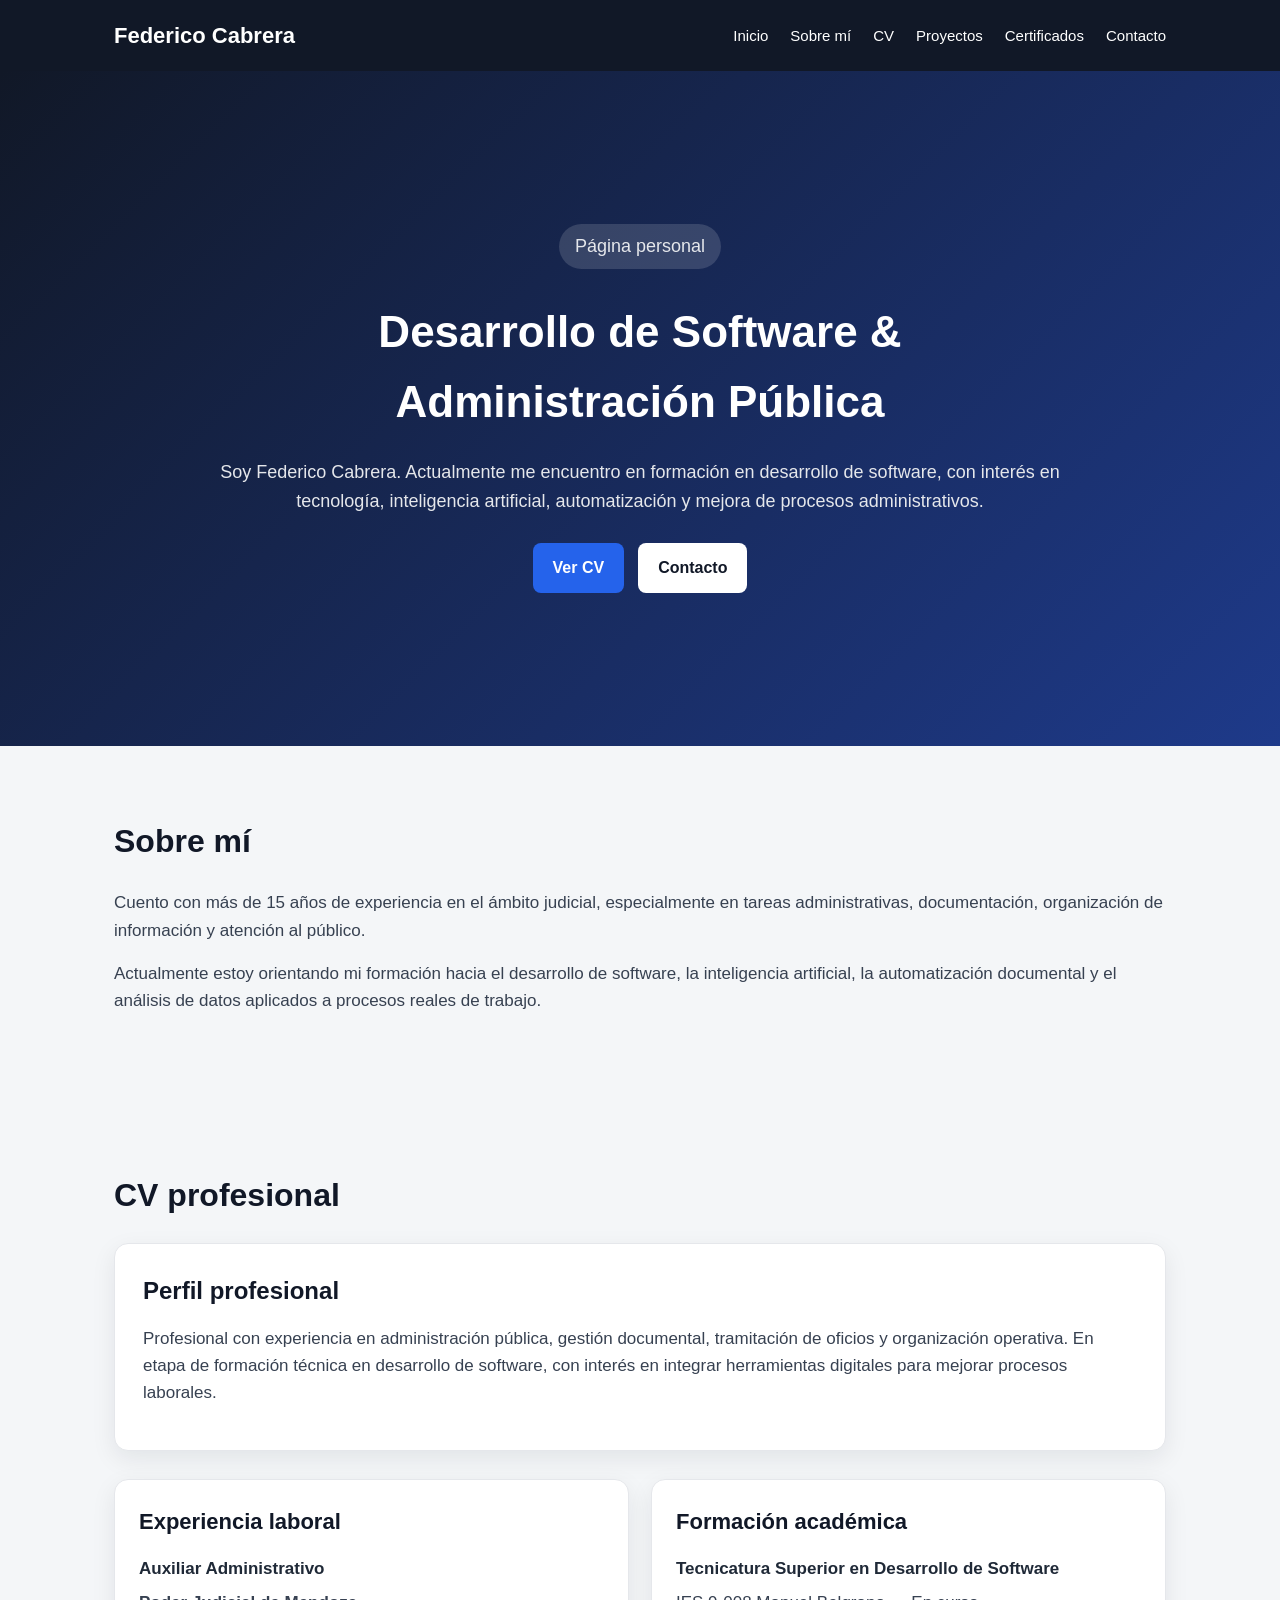
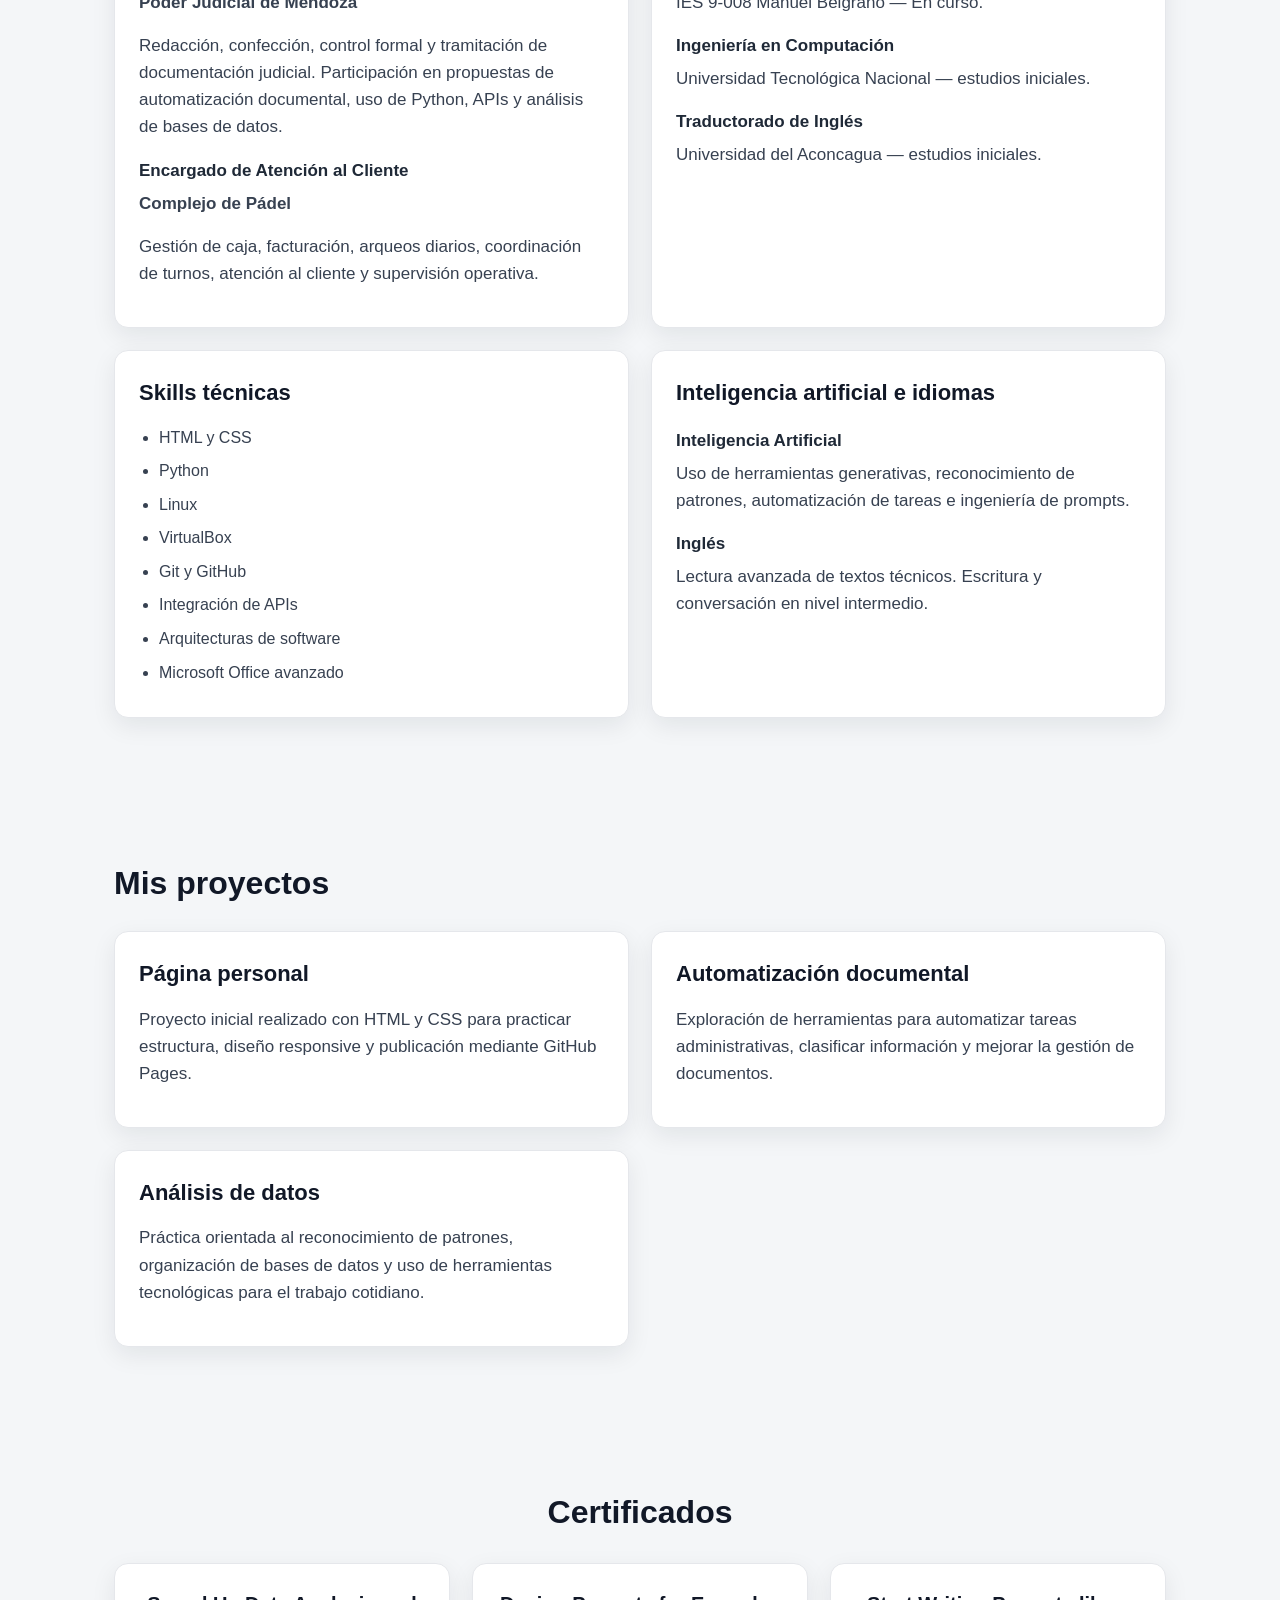
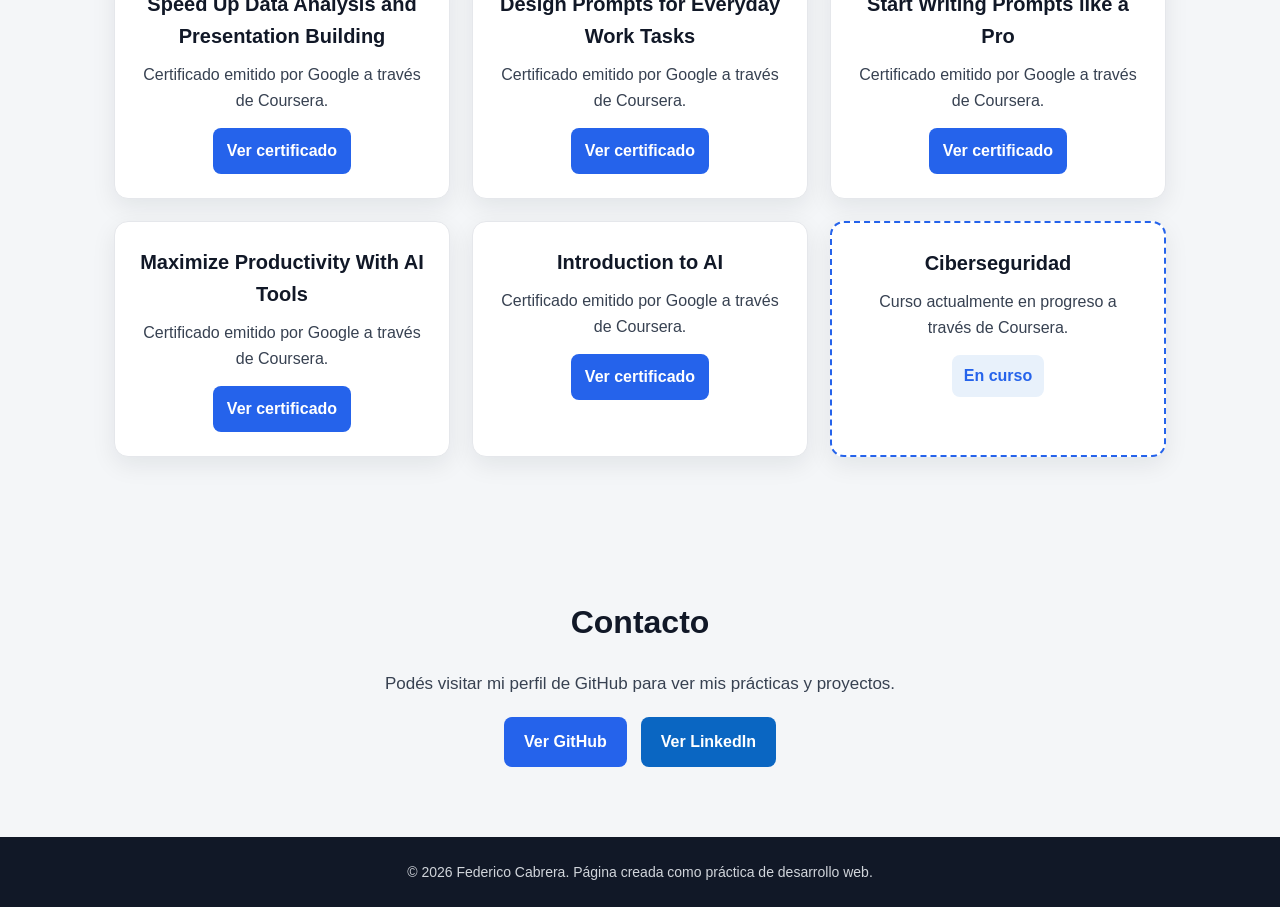
<file: index.html>
<!DOCTYPE html>
<html lang="es">
<head>
  <meta charset="UTF-8">
  <meta name="viewport" content="width=device-width, initial-scale=1.0">
  <title>Federico Cabrera | Página Personal</title>
  <link rel="stylesheet" href="css/style.css">
</head>

<body>

  <header class="header">
    <nav class="navbar">
      <h1>Federico Cabrera</h1>

      <ul class="nav-links">
        <li><a href="#inicio">Inicio</a></li>
        <li><a href="#sobre-mi">Sobre mí</a></li>
        <li><a href="#cv">CV</a></li>
        <li><a href="#proyectos">Proyectos</a></li>
        <li><a href="#certificados">Certificados</a></li>
        <li><a href="#contacto">Contacto</a></li>
      </ul>
    </nav>
  </header>

  <main>

    <section id="inicio" class="hero">
      <div class="hero-content">
        <p class="etiqueta">Página personal</p>

        <h2>Desarrollo de Software & Administración Pública</h2>

        <p>
          Soy Federico Cabrera. Actualmente me encuentro en formación en desarrollo de software,
          con interés en tecnología, inteligencia artificial, automatización y mejora de procesos administrativos.
        </p>

        <div class="botones">
          <a href="#cv" class="btn principal">Ver CV</a>
          <a href="#contacto" class="btn secundario">Contacto</a>
        </div>
      </div>
    </section>

    <section id="sobre-mi" class="section">
      <h2>Sobre mí</h2>

      <p>
        Cuento con más de 15 años de experiencia en el ámbito judicial, especialmente en tareas
        administrativas, documentación, organización de información y atención al público.
      </p>

      <p>
        Actualmente estoy orientando mi formación hacia el desarrollo de software, la inteligencia
        artificial, la automatización documental y el análisis de datos aplicados a procesos reales de trabajo.
      </p>
    </section>

    <section id="cv" class="section">
      <h2>CV profesional</h2>

      <div class="cv-box">
        <h3>Perfil profesional</h3>

        <p>
          Profesional con experiencia en administración pública, gestión documental, tramitación
          de oficios y organización operativa. En etapa de formación técnica en desarrollo de software,
          con interés en integrar herramientas digitales para mejorar procesos laborales.
        </p>
      </div>

      <div class="grid">

        <article class="card">
          <h3>Experiencia laboral</h3>

          <h4>Auxiliar Administrativo</h4>
          <p><strong>Poder Judicial de Mendoza</strong></p>
          <p>
            Redacción, confección, control formal y tramitación de documentación judicial.
            Participación en propuestas de automatización documental, uso de Python, APIs
            y análisis de bases de datos.
          </p>

          <h4>Encargado de Atención al Cliente</h4>
          <p><strong>Complejo de Pádel</strong></p>
          <p>
            Gestión de caja, facturación, arqueos diarios, coordinación de turnos,
            atención al cliente y supervisión operativa.
          </p>
        </article>

        <article class="card">
          <h3>Formación académica</h3>

          <h4>Tecnicatura Superior en Desarrollo de Software</h4>
          <p>IES 9-008 Manuel Belgrano — En curso.</p>

          <h4>Ingeniería en Computación</h4>
          <p>Universidad Tecnológica Nacional — estudios iniciales.</p>

          <h4>Traductorado de Inglés</h4>
          <p>Universidad del Aconcagua — estudios iniciales.</p>
        </article>

        <article class="card">
          <h3>Skills técnicas</h3>

          <ul>
            <li>HTML y CSS</li>
            <li>Python</li>
            <li>Linux</li>
            <li>VirtualBox</li>
            <li>Git y GitHub</li>
            <li>Integración de APIs</li>
            <li>Arquitecturas de software</li>
            <li>Microsoft Office avanzado</li>
          </ul>
        </article>

        <article class="card">
          <h3>Inteligencia artificial e idiomas</h3>

          <h4>Inteligencia Artificial</h4>
          <p>
            Uso de herramientas generativas, reconocimiento de patrones, automatización
            de tareas e ingeniería de prompts.
          </p>

          <h4>Inglés</h4>
          <p>
            Lectura avanzada de textos técnicos. Escritura y conversación en nivel intermedio.
          </p>
        </article>

      </div>
    </section>

    <section id="proyectos" class="section">
      <h2>Mis proyectos</h2>

      <div class="grid">

        <article class="card">
          <h3>Página personal</h3>
          <p>
            Proyecto inicial realizado con HTML y CSS para practicar estructura, diseño responsive
            y publicación mediante GitHub Pages.
          </p>
        </article>

        <article class="card">
          <h3>Automatización documental</h3>
          <p>
            Exploración de herramientas para automatizar tareas administrativas, clasificar información
            y mejorar la gestión de documentos.
          </p>
        </article>

        <article class="card">
          <h3>Análisis de datos</h3>
          <p>
            Práctica orientada al reconocimiento de patrones, organización de bases de datos
            y uso de herramientas tecnológicas para el trabajo cotidiano.
          </p>
        </article>

      </div>
    </section>

    <section id="certificados" class="section certificados">
  <h2>Certificados</h2>

  <div class="certificados-grid">

    <article class="certificado-card">
      <h3>Speed Up Data Analysis and Presentation Building</h3>
      <p>Certificado emitido por Google a través de Coursera.</p>
      <a href="https://coursera.org/share/5859185418ebef96998837e7f33672ca" target="_blank" rel="noopener noreferrer">
        Ver certificado
      </a>
    </article>

    <article class="certificado-card">
      <h3>Design Prompts for Everyday Work Tasks</h3>
      <p>Certificado emitido por Google a través de Coursera.</p>
      <a href="https://coursera.org/share/40ed6e9b95d8652e28a36bf1b5c11165" target="_blank" rel="noopener noreferrer">
        Ver certificado
      </a>
    </article>

    <article class="certificado-card">
      <h3>Start Writing Prompts like a Pro</h3>
      <p>Certificado emitido por Google a través de Coursera.</p>
      <a href="https://coursera.org/share/c1de0d1c5e31b8d0d8d03021dec097ff" target="_blank" rel="noopener noreferrer">
        Ver certificado
      </a>
    </article>

    <article class="certificado-card">
      <h3>Maximize Productivity With AI Tools</h3>
      <p>Certificado emitido por Google a través de Coursera.</p>
      <a href="https://coursera.org/share/ef1226a9d3da2a00d0646ff58f72a58b" target="_blank" rel="noopener noreferrer">
        Ver certificado
      </a>
    </article>

    <article class="certificado-card">
      <h3>Introduction to AI</h3>
      <p>Certificado emitido por Google a través de Coursera.</p>
      <a href="https://coursera.org/share/22dfbaccf2d8d72ddaaace19880a2c16" target="_blank" rel="noopener noreferrer">
        Ver certificado
      </a>
    </article>

    <article class="certificado-card en-curso">
      <h3>Ciberseguridad</h3>
      <p>Curso actualmente en progreso a través de Coursera.</p>
      <span>En curso</span>
    </article>

  </div>
</section>

    <section id="contacto" class="section contacto">
      <h2>Contacto</h2>

      <p>
        Podés visitar mi perfil de GitHub para ver mis prácticas y proyectos.
      </p>

      <div class="botones contacto-botones">
        <a href="https://github.com/federicocabrera1978-svg" target="_blank" rel="noopener noreferrer" class="btn principal">
          Ver GitHub
        </a>

        <a href="https://www.linkedin.com/in/federico-cabrera-8110512b6/" target="_blank" rel="noopener noreferrer" class="btn linkedin">
          Ver LinkedIn
        </a>
      </div>
    </section>

  </main>

  <footer class="footer">
    <p>&copy; 2026 Federico Cabrera. Página creada como práctica de desarrollo web.</p>
  </footer>

</body>
</html>
</file>
<file: css/style.css>
* {
  margin: 0;
  padding: 0;
  box-sizing: border-box;
}

html {
  scroll-behavior: smooth;
}

body {
  font-family: Arial, Helvetica, sans-serif;
  background: #f4f6f8;
  color: #1f2933;
  line-height: 1.6;
}

.header {
  background: #111827;
  color: white;
  position: sticky;
  top: 0;
  z-index: 10;
}

.navbar {
  max-width: 1100px;
  margin: 0 auto;
  padding: 18px 24px;
  display: flex;
  justify-content: space-between;
  align-items: center;
}

.navbar h1 {
  font-size: 22px;
}

.nav-links {
  list-style: none;
  display: flex;
  gap: 22px;
}

.nav-links a {
  color: white;
  text-decoration: none;
  font-size: 15px;
}

.nav-links a:hover {
  color: #93c5fd;
}

.hero {
  min-height: 75vh;
  background: linear-gradient(135deg, #111827, #1e3a8a);
  color: white;
  display: flex;
  justify-content: center;
  align-items: center;
  text-align: center;
  padding: 80px 24px;
}

.hero-content {
  max-width: 850px;
}

.etiqueta {
  display: inline-block;
  background: rgba(255, 255, 255, 0.14);
  padding: 8px 16px;
  border-radius: 999px;
  margin-bottom: 20px;
  font-size: 14px;
}

.hero h2 {
  font-size: 44px;
  margin-bottom: 20px;
}

.hero p {
  font-size: 18px;
  color: #e5e7eb;
  margin-bottom: 28px;
}

.botones {
  display: flex;
  justify-content: center;
  gap: 14px;
  flex-wrap: wrap;
}

.btn {
  display: inline-block;
  padding: 12px 20px;
  border-radius: 8px;
  text-decoration: none;
  font-weight: bold;
  transition: 0.2s;
}

.btn:hover {
  transform: translateY(-2px);
}

.principal {
  background: #2563eb;
  color: white;
}

.principal:hover {
  background: #1d4ed8;
}

.secundario {
  background: white;
  color: #111827;
}

.secundario:hover {
  background: #f3f4f6;
}

.linkedin {
  background: #0a66c2;
  color: white;
}

.linkedin:hover {
  background: #084d91;
}

.section {
  max-width: 1100px;
  margin: 0 auto;
  padding: 70px 24px;
}

.section h2 {
  font-size: 32px;
  color: #111827;
  margin-bottom: 22px;
}

.section p {
  font-size: 17px;
  color: #374151;
  margin-bottom: 16px;
}

.cv-box {
  background: white;
  padding: 28px;
  border-radius: 14px;
  border: 1px solid #e5e7eb;
  box-shadow: 0 8px 24px rgba(15, 23, 42, 0.08);
  margin-bottom: 28px;
}

.cv-box h3 {
  font-size: 24px;
  margin-bottom: 14px;
  color: #111827;
}

.grid {
  display: grid;
  grid-template-columns: repeat(2, 1fr);
  gap: 22px;
}

.card {
  background: white;
  padding: 24px;
  border-radius: 14px;
  border: 1px solid #e5e7eb;
  box-shadow: 0 8px 24px rgba(15, 23, 42, 0.08);
}

.card h3 {
  font-size: 22px;
  margin-bottom: 14px;
  color: #111827;
}

.card h4 {
  font-size: 17px;
  margin-top: 16px;
  margin-bottom: 6px;
  color: #1f2937;
}

.card ul {
  padding-left: 20px;
  color: #374151;
}

.card li {
  margin-bottom: 8px;
}

.certificados {
  text-align: center;
}

.certificados-grid {
  display: grid;
  grid-template-columns: repeat(auto-fit, minmax(260px, 1fr));
  gap: 22px;
  margin-top: 25px;
}

.certificado-card {
  background: #ffffff;
  border: 1px solid #e5e7eb;
  border-radius: 14px;
  padding: 24px;
  text-align: center;
  box-shadow: 0 8px 24px rgba(15, 23, 42, 0.08);
}

.certificado-card h3 {
  font-size: 20px;
  margin-bottom: 10px;
  color: #111827;
}

.certificado-card p {
  font-size: 16px;
  color: #374151;
  margin-bottom: 15px;
}

.certificado-card a {
  display: inline-block;
  text-decoration: none;
  background: #2563eb;
  color: white;
  padding: 10px 14px;
  border-radius: 8px;
  font-weight: bold;
}

.certificado-card a:hover {
  background: #1d4ed8;
}

.certificado-card.en-curso {
  border: 2px dashed #2563eb;
}

.certificado-card.en-curso span {
  display: inline-block;
  background: #e8f1fb;
  color: #2563eb;
  padding: 8px 12px;
  border-radius: 8px;
  font-weight: bold;
}

.contacto {
  text-align: center;
}

.contacto-botones {
  margin-top: 20px;
}

.footer {
  background: #111827;
  color: #d1d5db;
  text-align: center;
  padding: 24px;
  font-size: 14px;
}

@media (max-width: 768px) {
  .navbar {
    flex-direction: column;
    gap: 14px;
  }

  .nav-links {
    flex-wrap: wrap;
    justify-content: center;
    gap: 14px;
  }

  .hero {
    padding: 70px 20px;
  }

  .hero h2 {
    font-size: 32px;
  }

  .hero p {
    font-size: 16px;
  }

  .grid {
    grid-template-columns: 1fr;
  }

  .certificados-grid {
    grid-template-columns: 1fr;
  }

  .section {
    padding: 50px 20px;
  }
}
</file>
